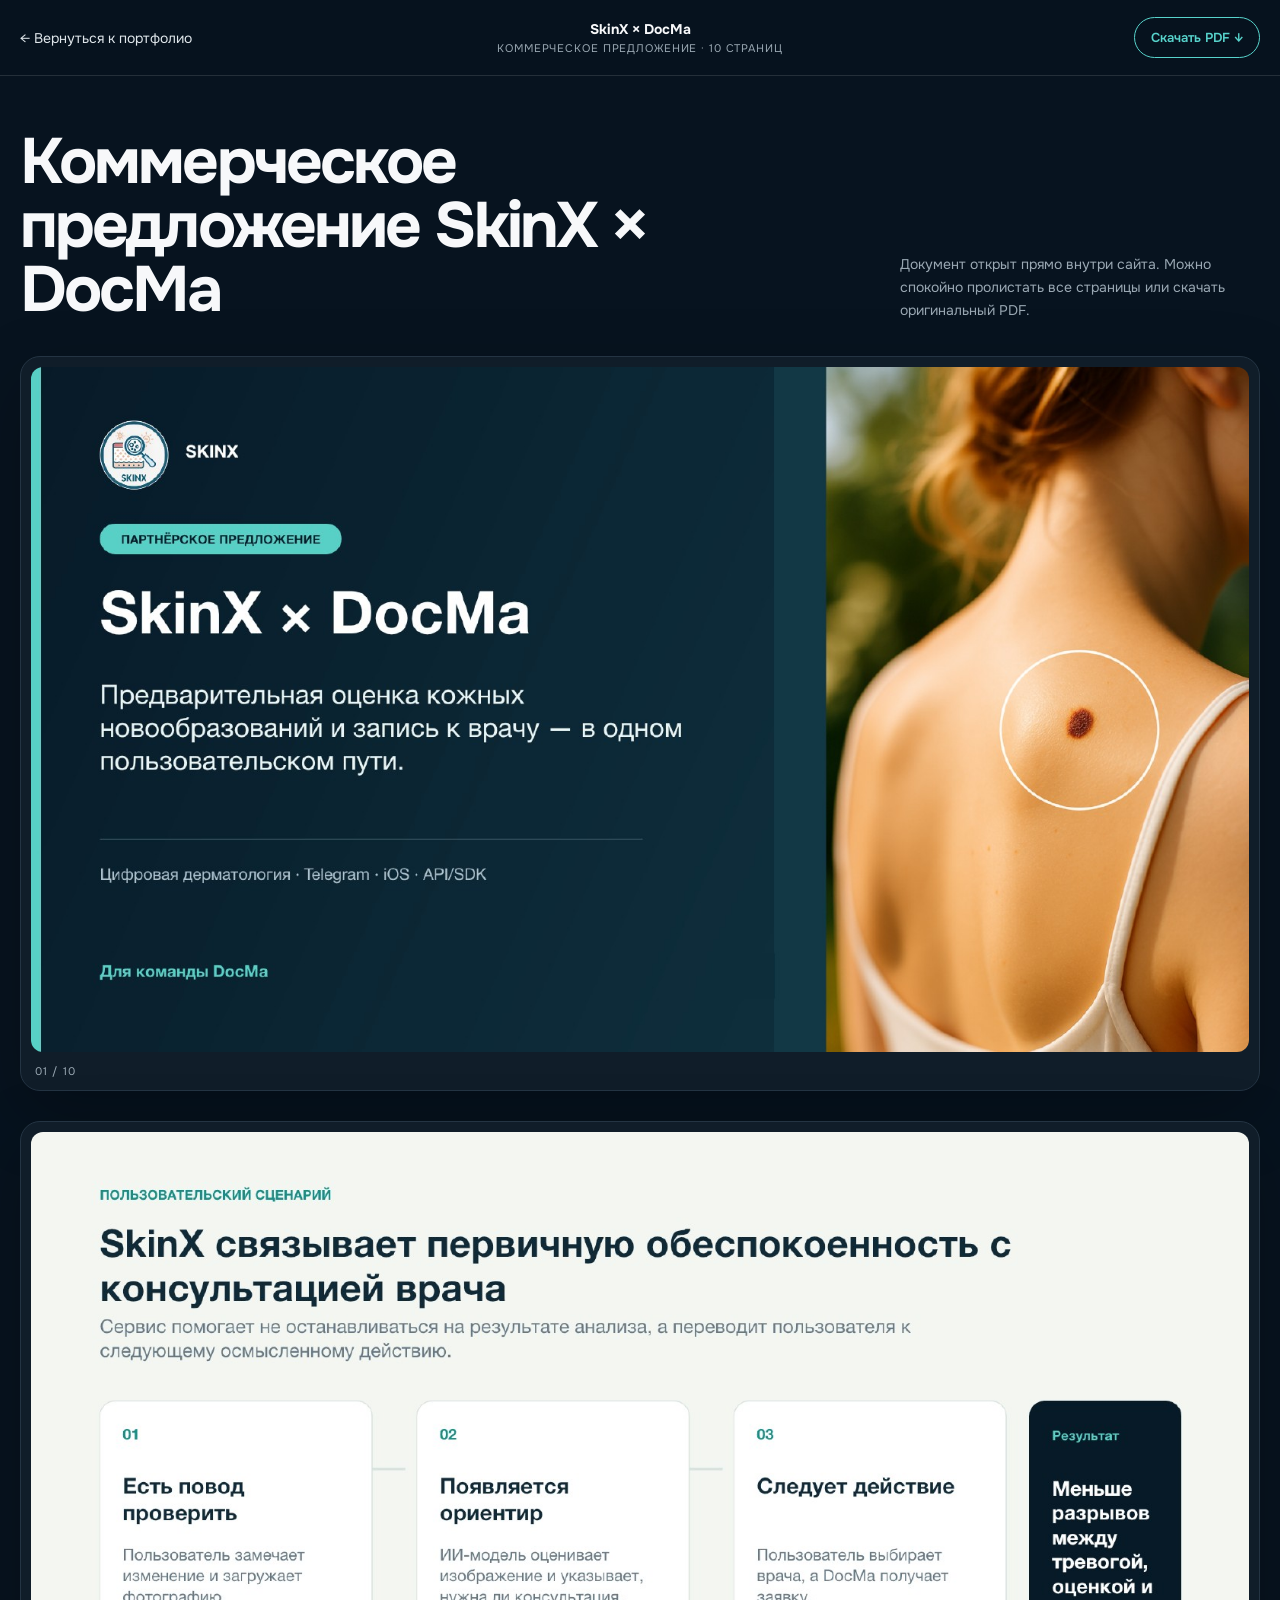
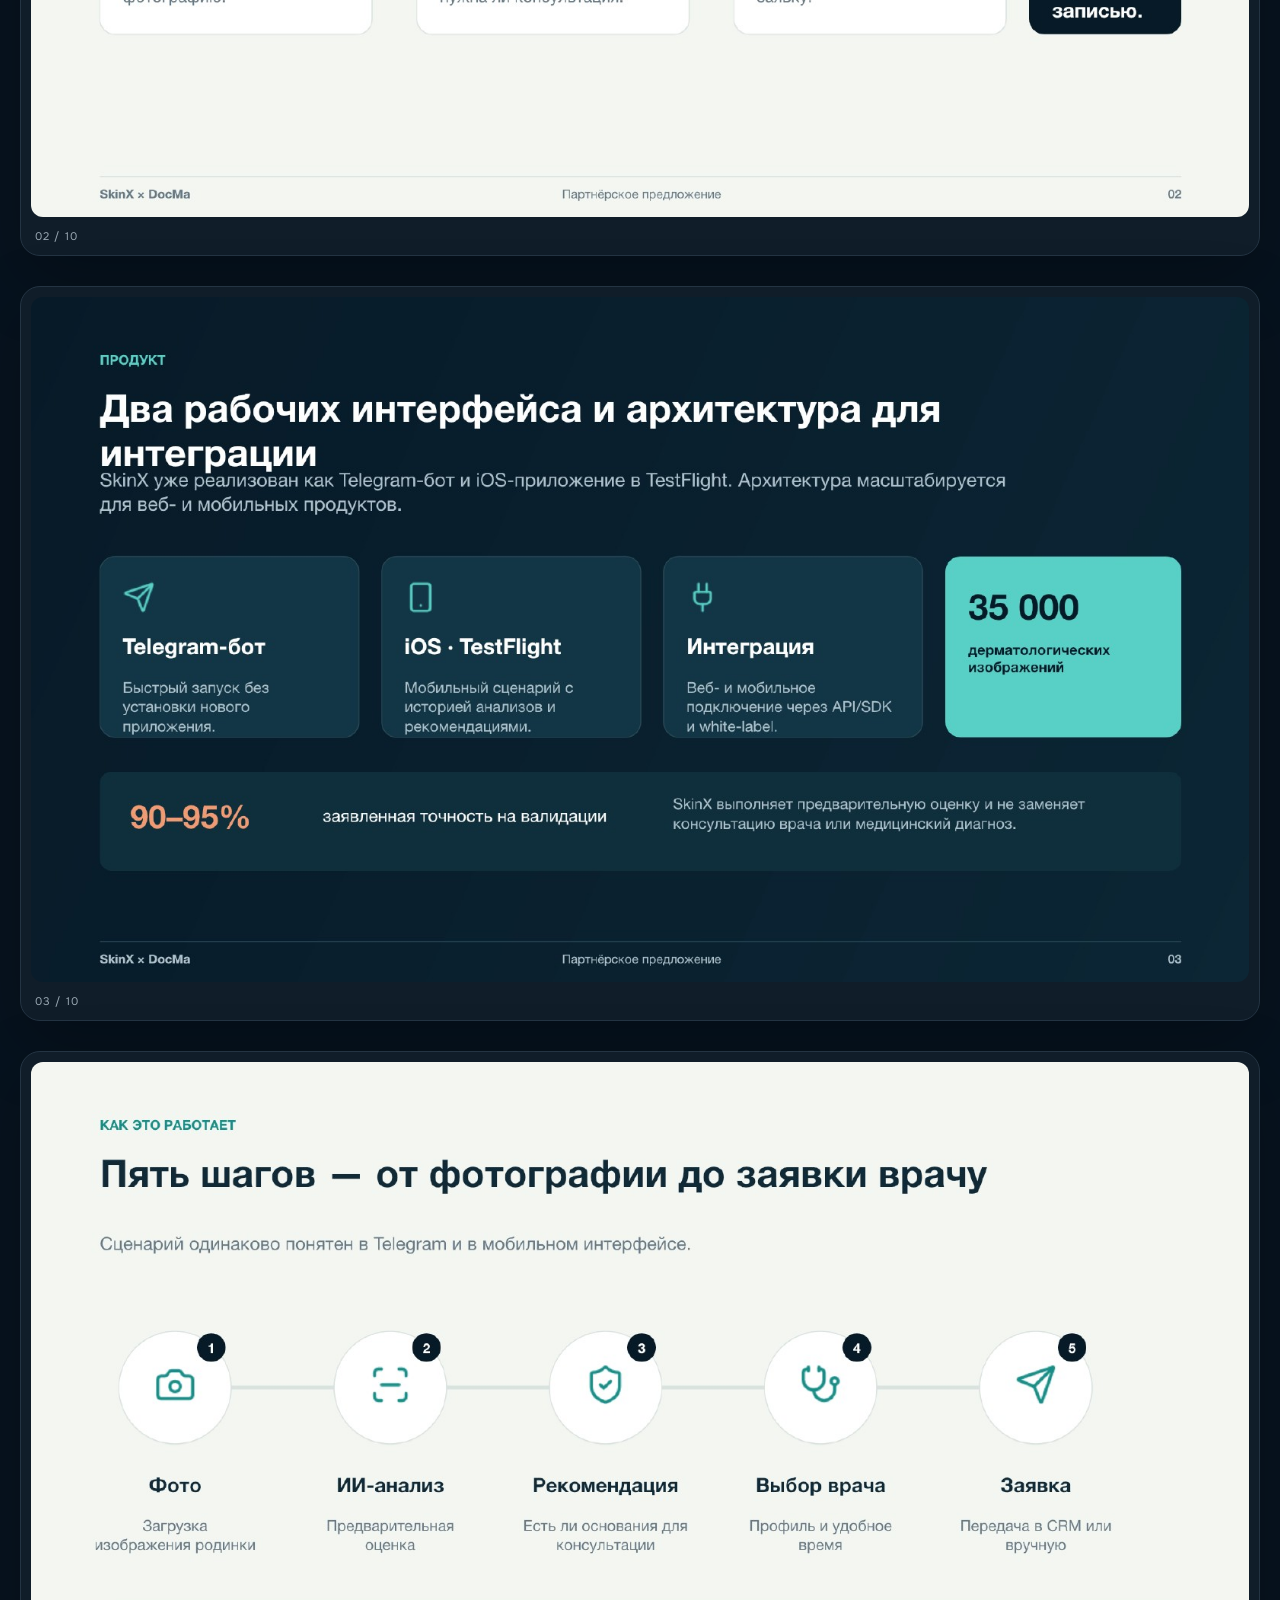
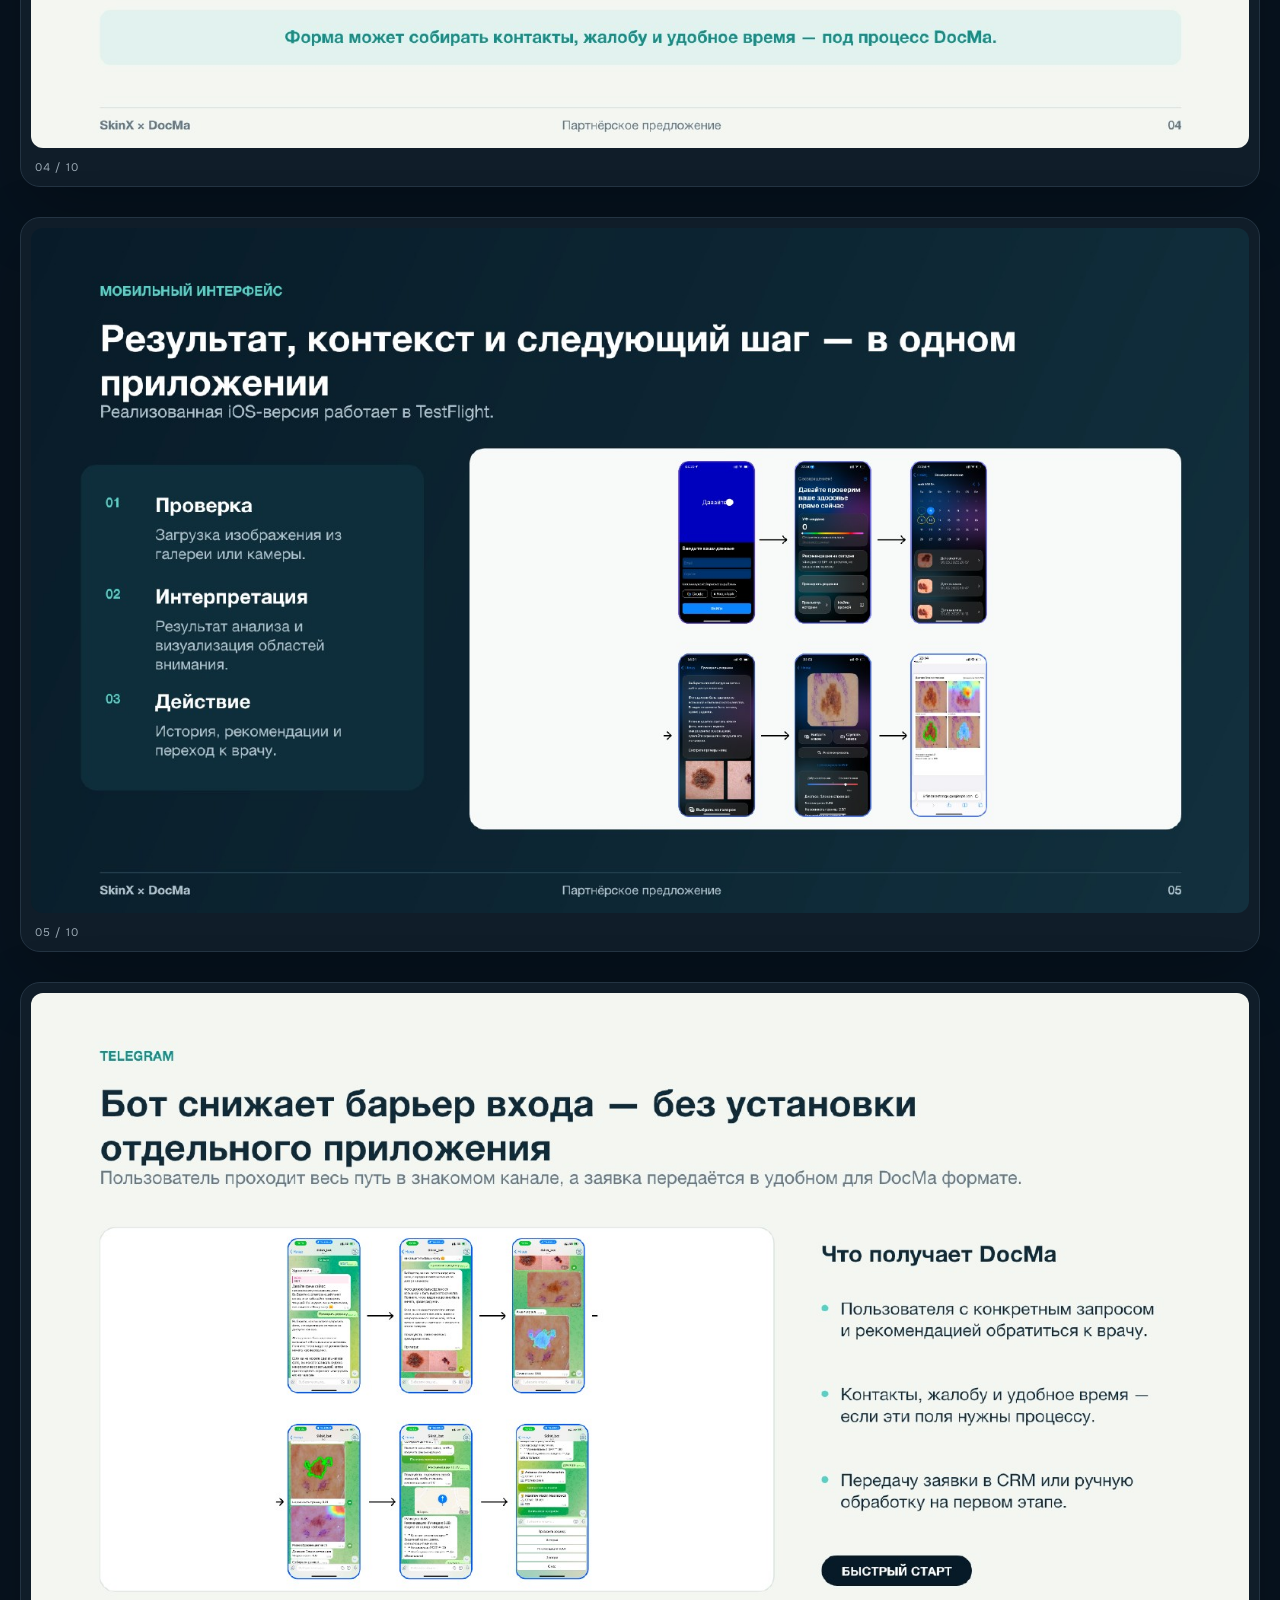
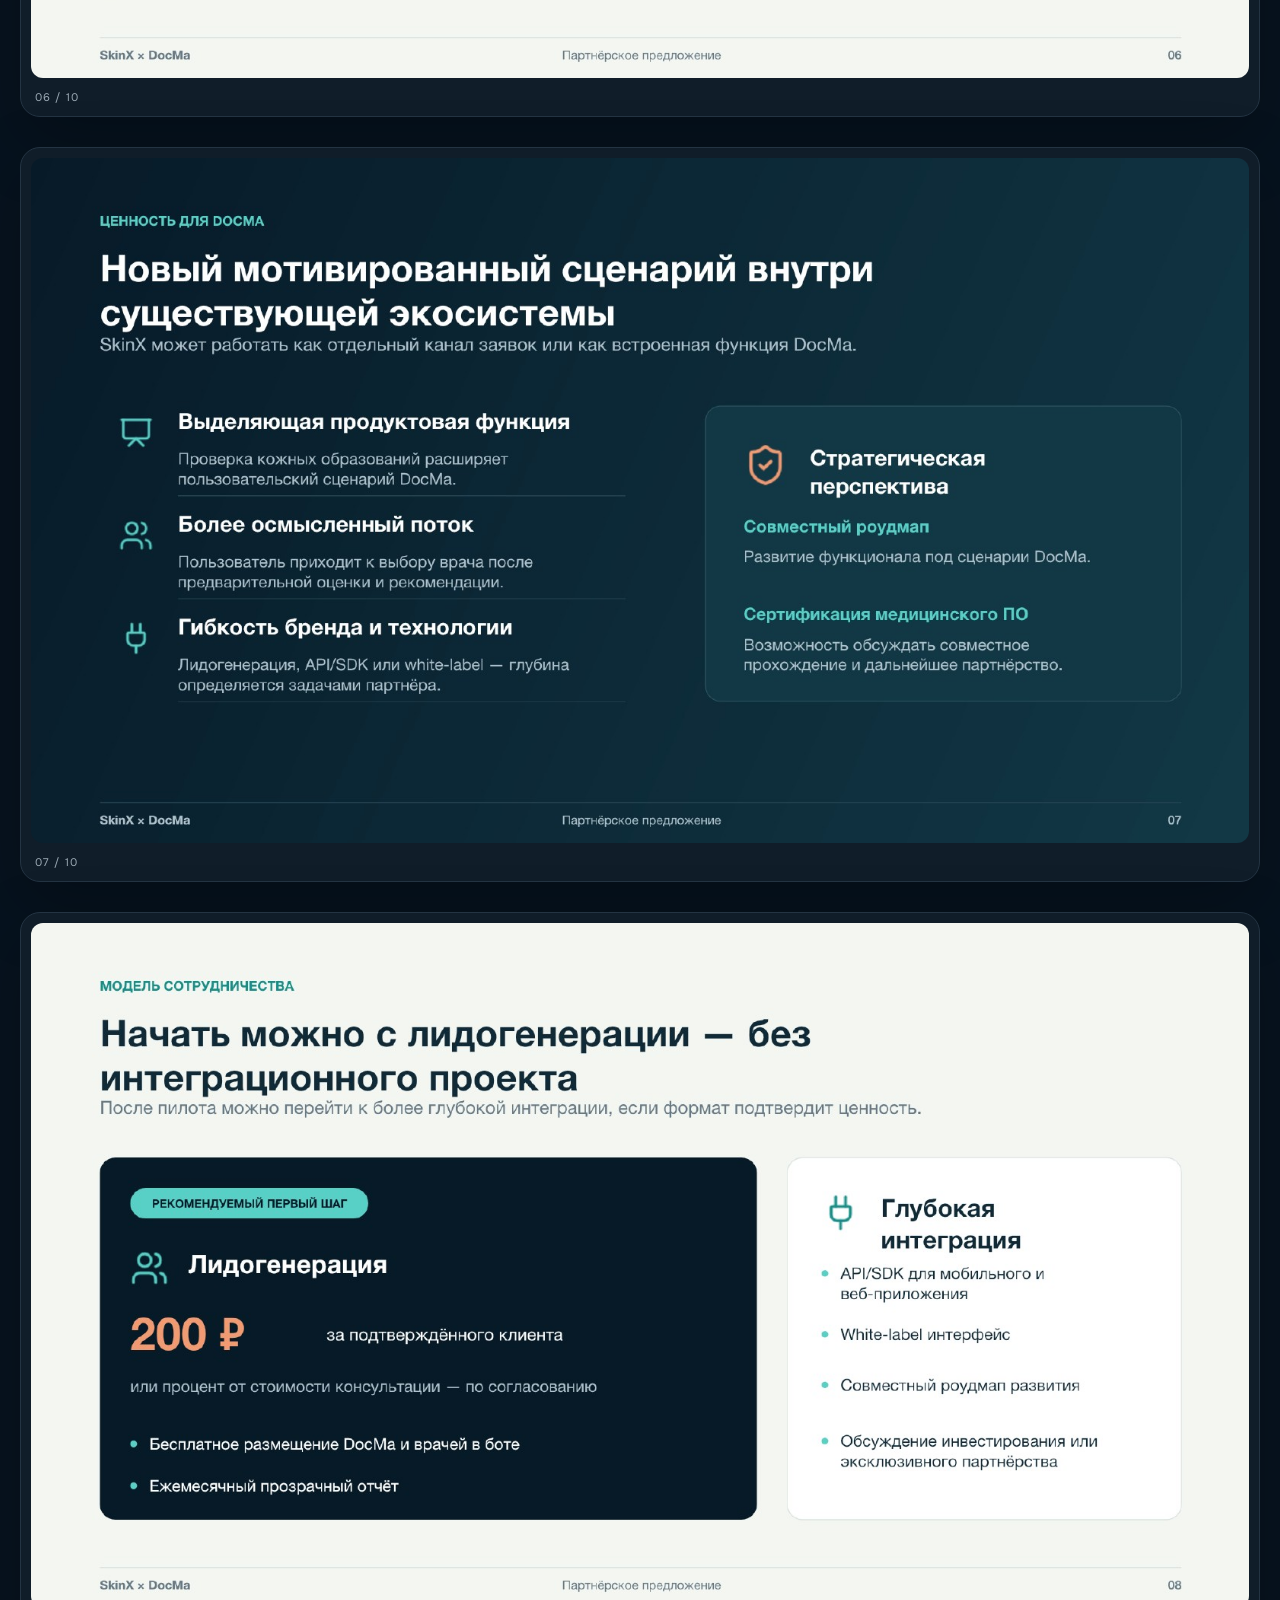
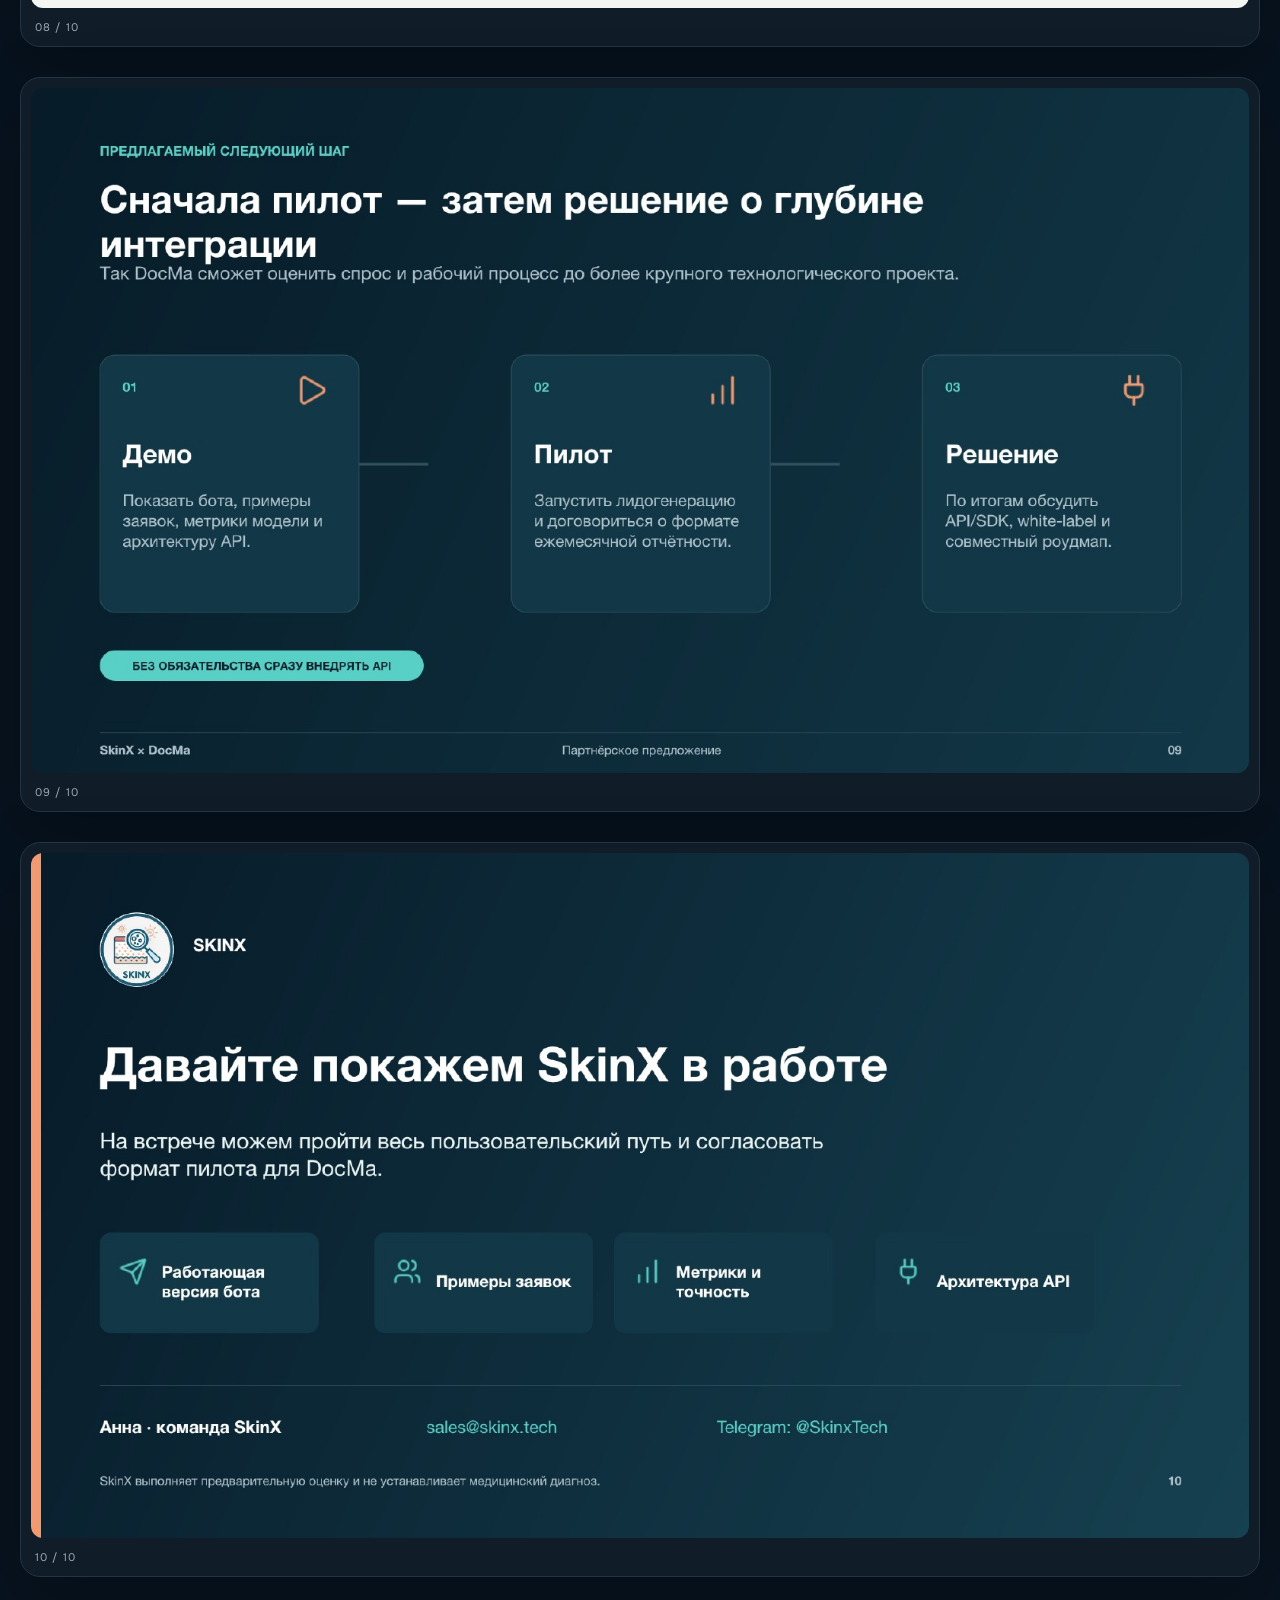
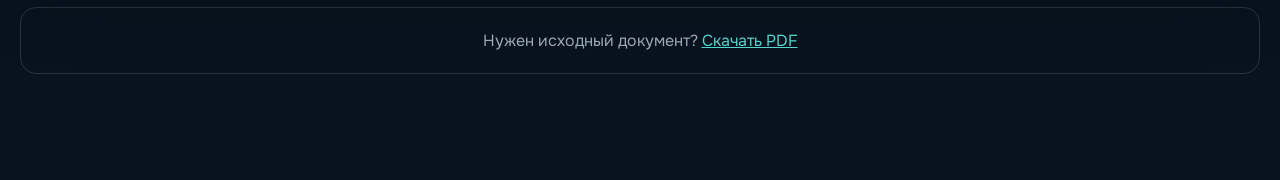
<file: proposal.html>
<!doctype html>
<html lang="ru">
<head>
  <meta charset="UTF-8" />
  <meta name="viewport" content="width=device-width, initial-scale=1.0" />
  <meta name="theme-color" content="#07131f" />
  <meta name="description" content="Коммерческое предложение SkinX × DocMa" />
  <title>SkinX × DocMa — коммерческое предложение</title>
  <link rel="preconnect" href="https://fonts.googleapis.com">
  <link rel="preconnect" href="https://fonts.gstatic.com" crossorigin>
  <link href="https://fonts.googleapis.com/css2?family=Onest:wght@400;500;600;700&amp;display=swap" rel="stylesheet">
  <style>
    :root{--ink:#f7f8fa;--muted:#9aa8b3;--dark:#07131f;--line:#243443;--aqua:#57d3cc;--page:#101d29}
    *{box-sizing:border-box}
    html{scroll-behavior:smooth}
    body{margin:0;background:var(--dark);color:var(--ink);font-family:Onest,Arial,sans-serif}
    a{color:inherit}
    .toolbar{position:sticky;z-index:10;top:0;display:grid;grid-template-columns:1fr auto 1fr;gap:24px;align-items:center;min-height:76px;padding:14px max(20px,calc((100vw - 1320px)/2));border-bottom:1px solid rgba(255,255,255,.12);background:rgba(7,19,31,.9);backdrop-filter:blur(18px)}
    .toolbar a{text-decoration:none}
    .back{justify-self:start;color:#dfe6eb;font-size:14px}
    .title{text-align:center}
    .title strong{display:block;font-size:14px}.title span{display:block;margin-top:3px;color:var(--muted);font-size:11px;letter-spacing:.08em;text-transform:uppercase}
    .download{justify-self:end;padding:11px 16px;border:1px solid var(--aqua);border-radius:999px;color:var(--aqua);font-size:13px;font-weight:600;transition:background-color .2s ease,color .2s ease}
    .download:hover{background:var(--aqua);color:var(--dark)}
    main{width:min(1320px,calc(100% - 40px));margin:0 auto;padding:54px 0 90px}
    .intro{display:flex;justify-content:space-between;gap:30px;align-items:end;margin-bottom:34px}
    .intro h1{max-width:760px;margin:0;font-size:clamp(34px,5vw,68px);line-height:1;letter-spacing:-.045em}
    .intro p{max-width:360px;margin:0;color:var(--muted);font-size:14px;line-height:1.65}
    .pages{display:grid;gap:30px}
    figure{margin:0;padding:10px;border:1px solid var(--line);border-radius:20px;background:var(--page);box-shadow:0 24px 70px rgba(0,0,0,.24)}
    figure img{display:block;width:100%;height:auto;border-radius:12px;background:#fff}
    figcaption{padding:12px 4px 2px;color:var(--muted);font-size:11px;letter-spacing:.1em;text-transform:uppercase}
    .fallback{margin-top:30px;padding:22px;border:1px solid var(--line);border-radius:16px;color:var(--muted);text-align:center}
    .fallback a{color:var(--aqua)}
    @media(max-width:760px){
      .toolbar{grid-template-columns:1fr auto;min-height:66px}.title{display:none}.download{padding:10px 13px}
      main{width:calc(100% - 24px);padding-top:34px}.intro{align-items:start;flex-direction:column}.intro h1{font-size:clamp(34px,10vw,52px)}
      .pages{gap:16px}figure{padding:6px;border-radius:13px}figure img{border-radius:8px}
    }
    @media print{.toolbar,.intro,.fallback,figcaption{display:none}body{background:#fff}.pages{gap:0}main{width:100%;padding:0}figure{break-after:page;padding:0;border:0;border-radius:0;box-shadow:none}figure img{border-radius:0}}
  </style>
</head>
<body>
  <header class="toolbar">
    <a class="back" href="index.html#projects">← Вернуться к портфолио</a>
    <div class="title"><strong>SkinX × DocMa</strong><span>Коммерческое предложение · 10 страниц</span></div>
    <a class="download" href="assets/docs/skinx-docma-commercial-proposal.pdf" download>Скачать PDF ↓</a>
  </header>
  <main>
    <div class="intro">
      <h1>Коммерческое предложение SkinX × DocMa</h1>
      <p>Документ открыт прямо внутри сайта. Можно спокойно пролистать все страницы или скачать оригинальный PDF.</p>
    </div>
    <div class="pages" aria-label="Страницы коммерческого предложения">
      <figure><img src="assets/docs/proposal-pages/page-01.jpg" alt="Коммерческое предложение SkinX × DocMa, страница 1"><figcaption>01 / 10</figcaption></figure>
      <figure><img loading="lazy" src="assets/docs/proposal-pages/page-02.jpg" alt="Коммерческое предложение SkinX × DocMa, страница 2"><figcaption>02 / 10</figcaption></figure>
      <figure><img loading="lazy" src="assets/docs/proposal-pages/page-03.jpg" alt="Коммерческое предложение SkinX × DocMa, страница 3"><figcaption>03 / 10</figcaption></figure>
      <figure><img loading="lazy" src="assets/docs/proposal-pages/page-04.jpg" alt="Коммерческое предложение SkinX × DocMa, страница 4"><figcaption>04 / 10</figcaption></figure>
      <figure><img loading="lazy" src="assets/docs/proposal-pages/page-05.jpg" alt="Коммерческое предложение SkinX × DocMa, страница 5"><figcaption>05 / 10</figcaption></figure>
      <figure><img loading="lazy" src="assets/docs/proposal-pages/page-06.jpg" alt="Коммерческое предложение SkinX × DocMa, страница 6"><figcaption>06 / 10</figcaption></figure>
      <figure><img loading="lazy" src="assets/docs/proposal-pages/page-07.jpg" alt="Коммерческое предложение SkinX × DocMa, страница 7"><figcaption>07 / 10</figcaption></figure>
      <figure><img loading="lazy" src="assets/docs/proposal-pages/page-08.jpg" alt="Коммерческое предложение SkinX × DocMa, страница 8"><figcaption>08 / 10</figcaption></figure>
      <figure><img loading="lazy" src="assets/docs/proposal-pages/page-09.jpg" alt="Коммерческое предложение SkinX × DocMa, страница 9"><figcaption>09 / 10</figcaption></figure>
      <figure><img loading="lazy" src="assets/docs/proposal-pages/page-10.jpg" alt="Коммерческое предложение SkinX × DocMa, страница 10"><figcaption>10 / 10</figcaption></figure>
    </div>
    <p class="fallback">Нужен исходный документ? <a href="assets/docs/skinx-docma-commercial-proposal.pdf" download>Скачать PDF</a></p>
  </main>
</body>
</html>
</file>
